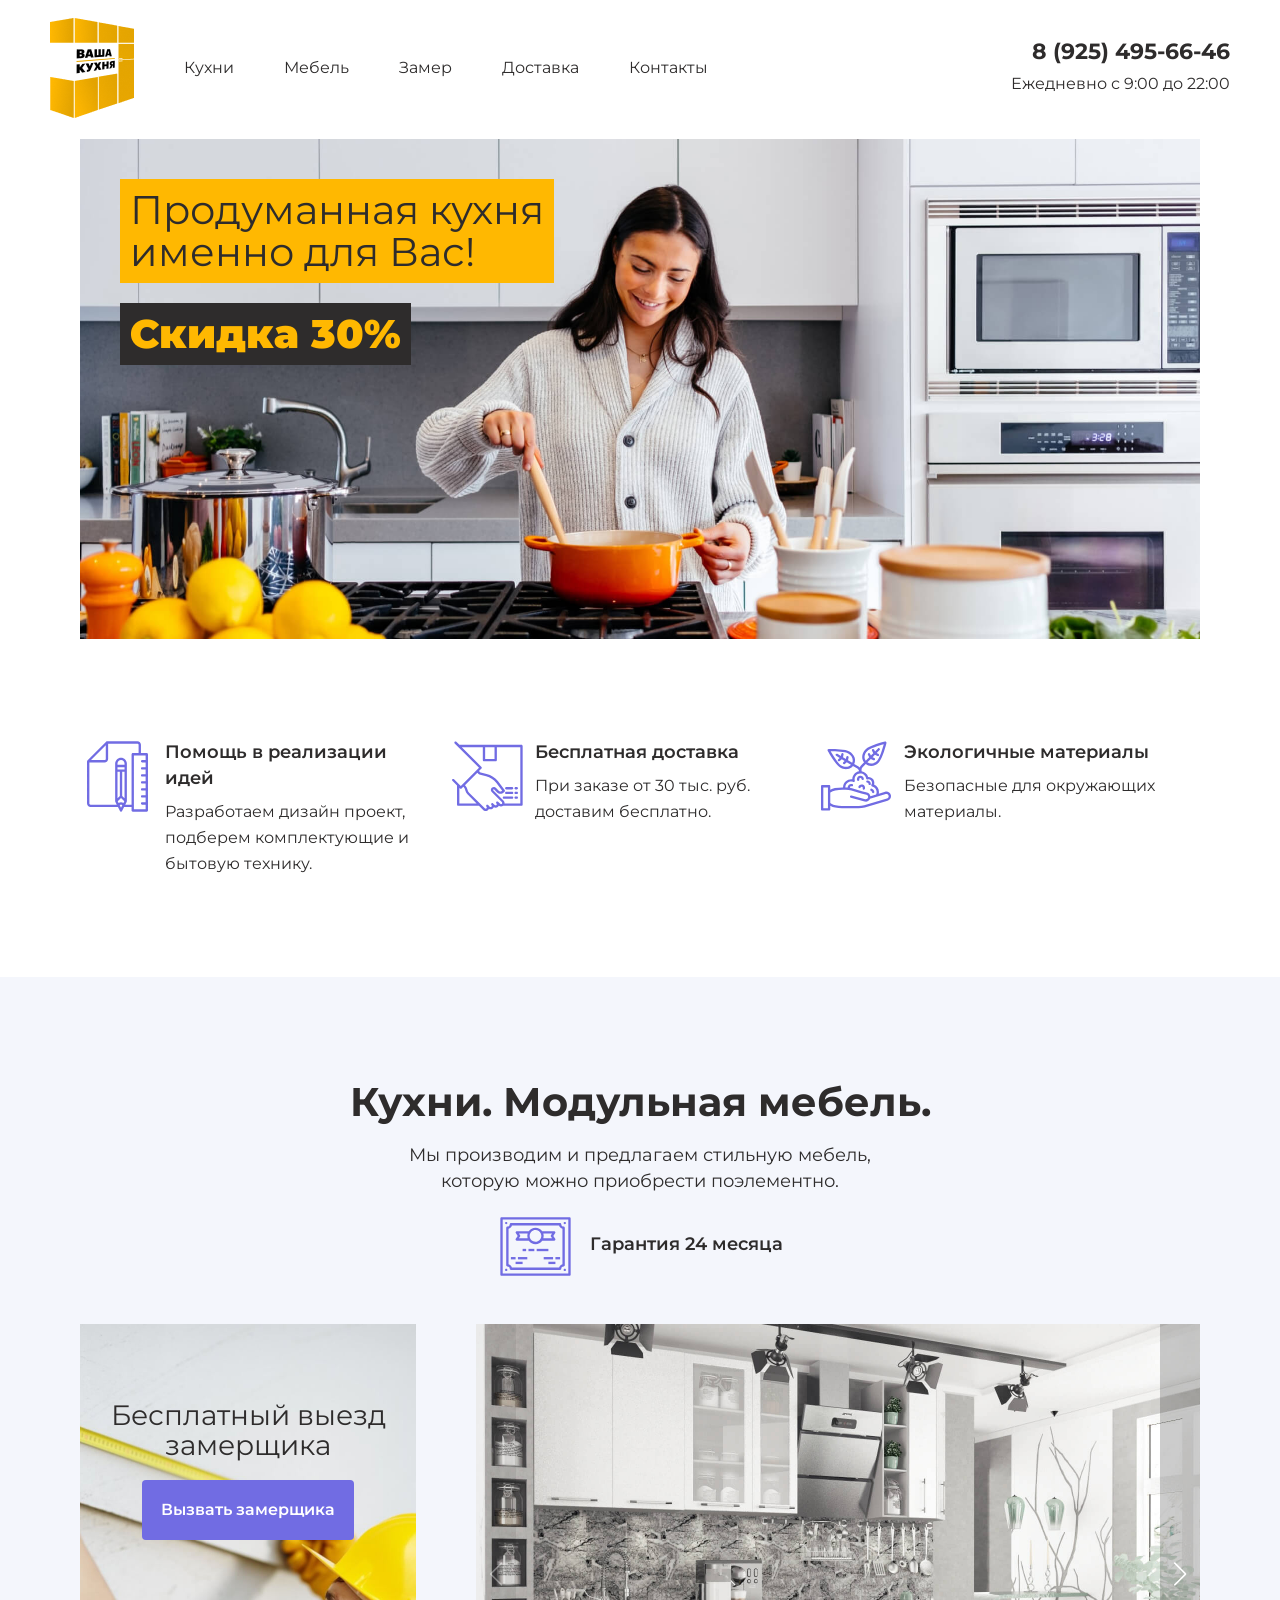
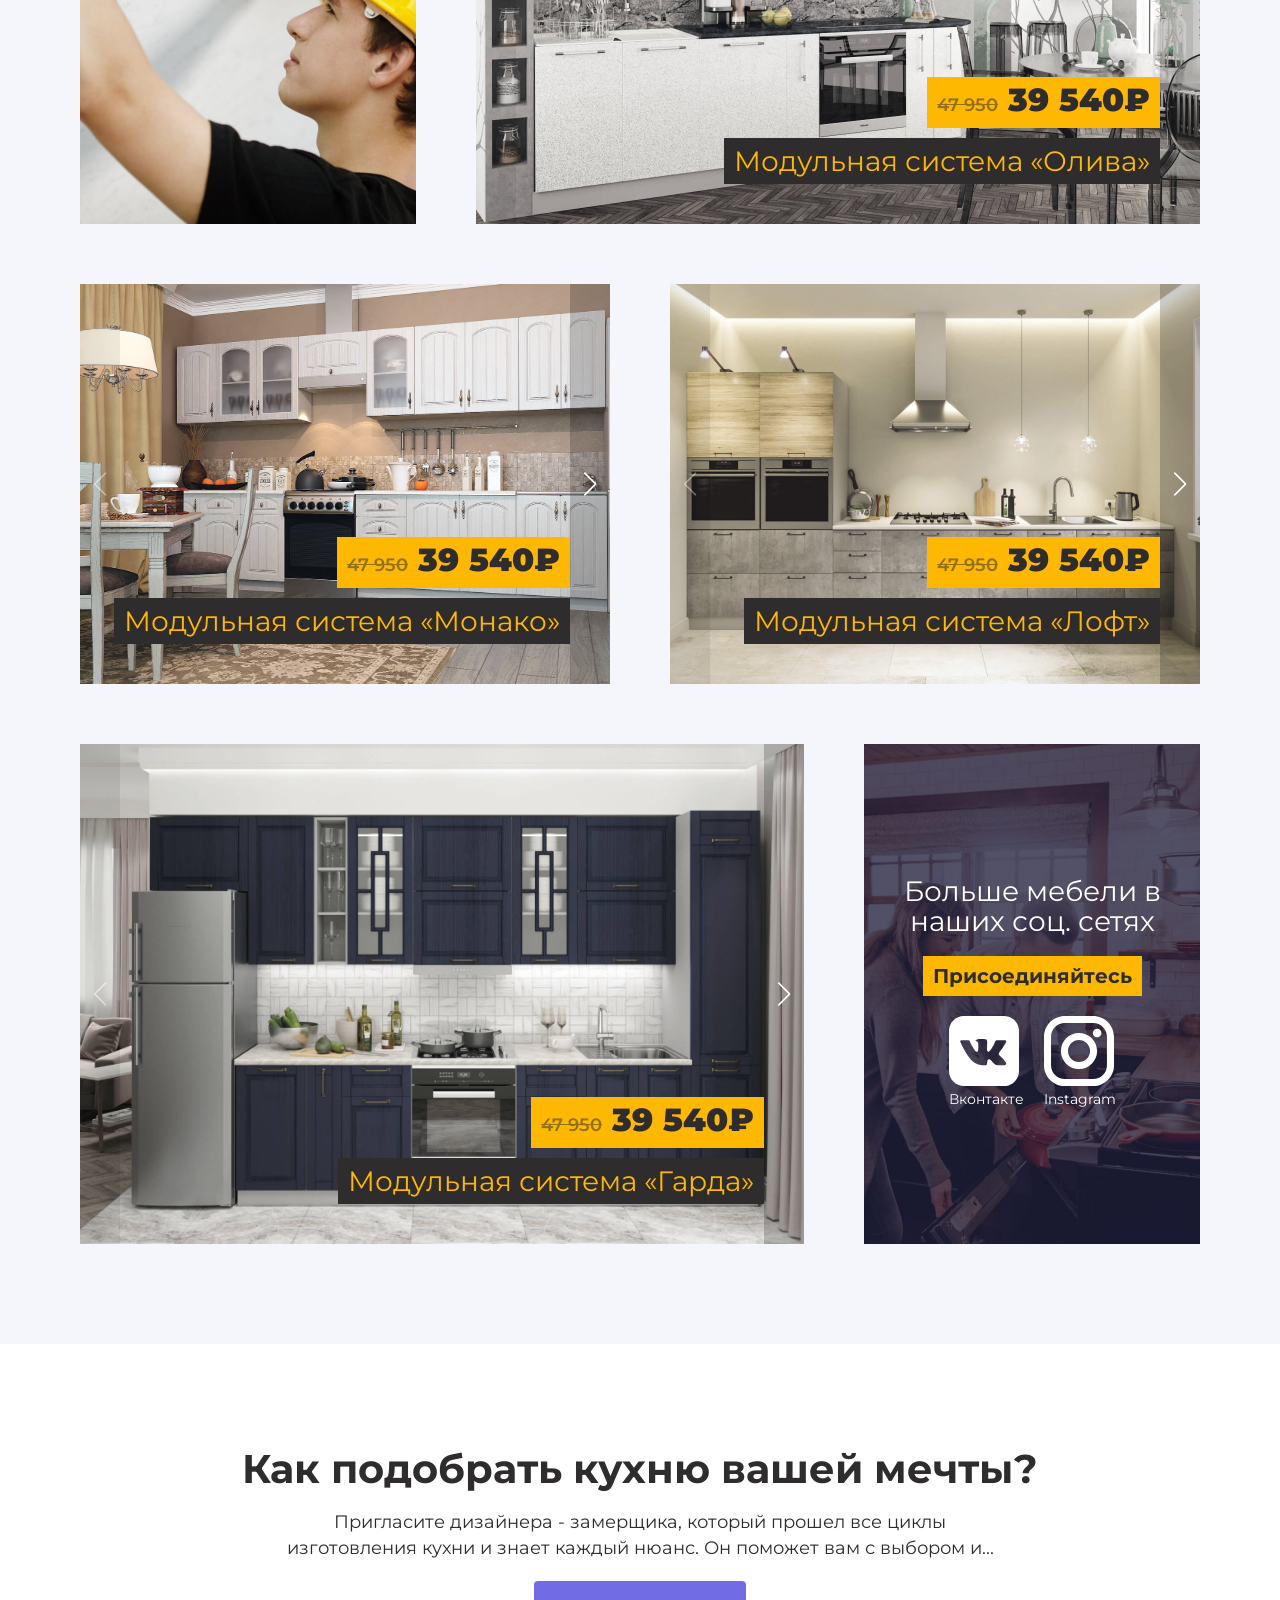
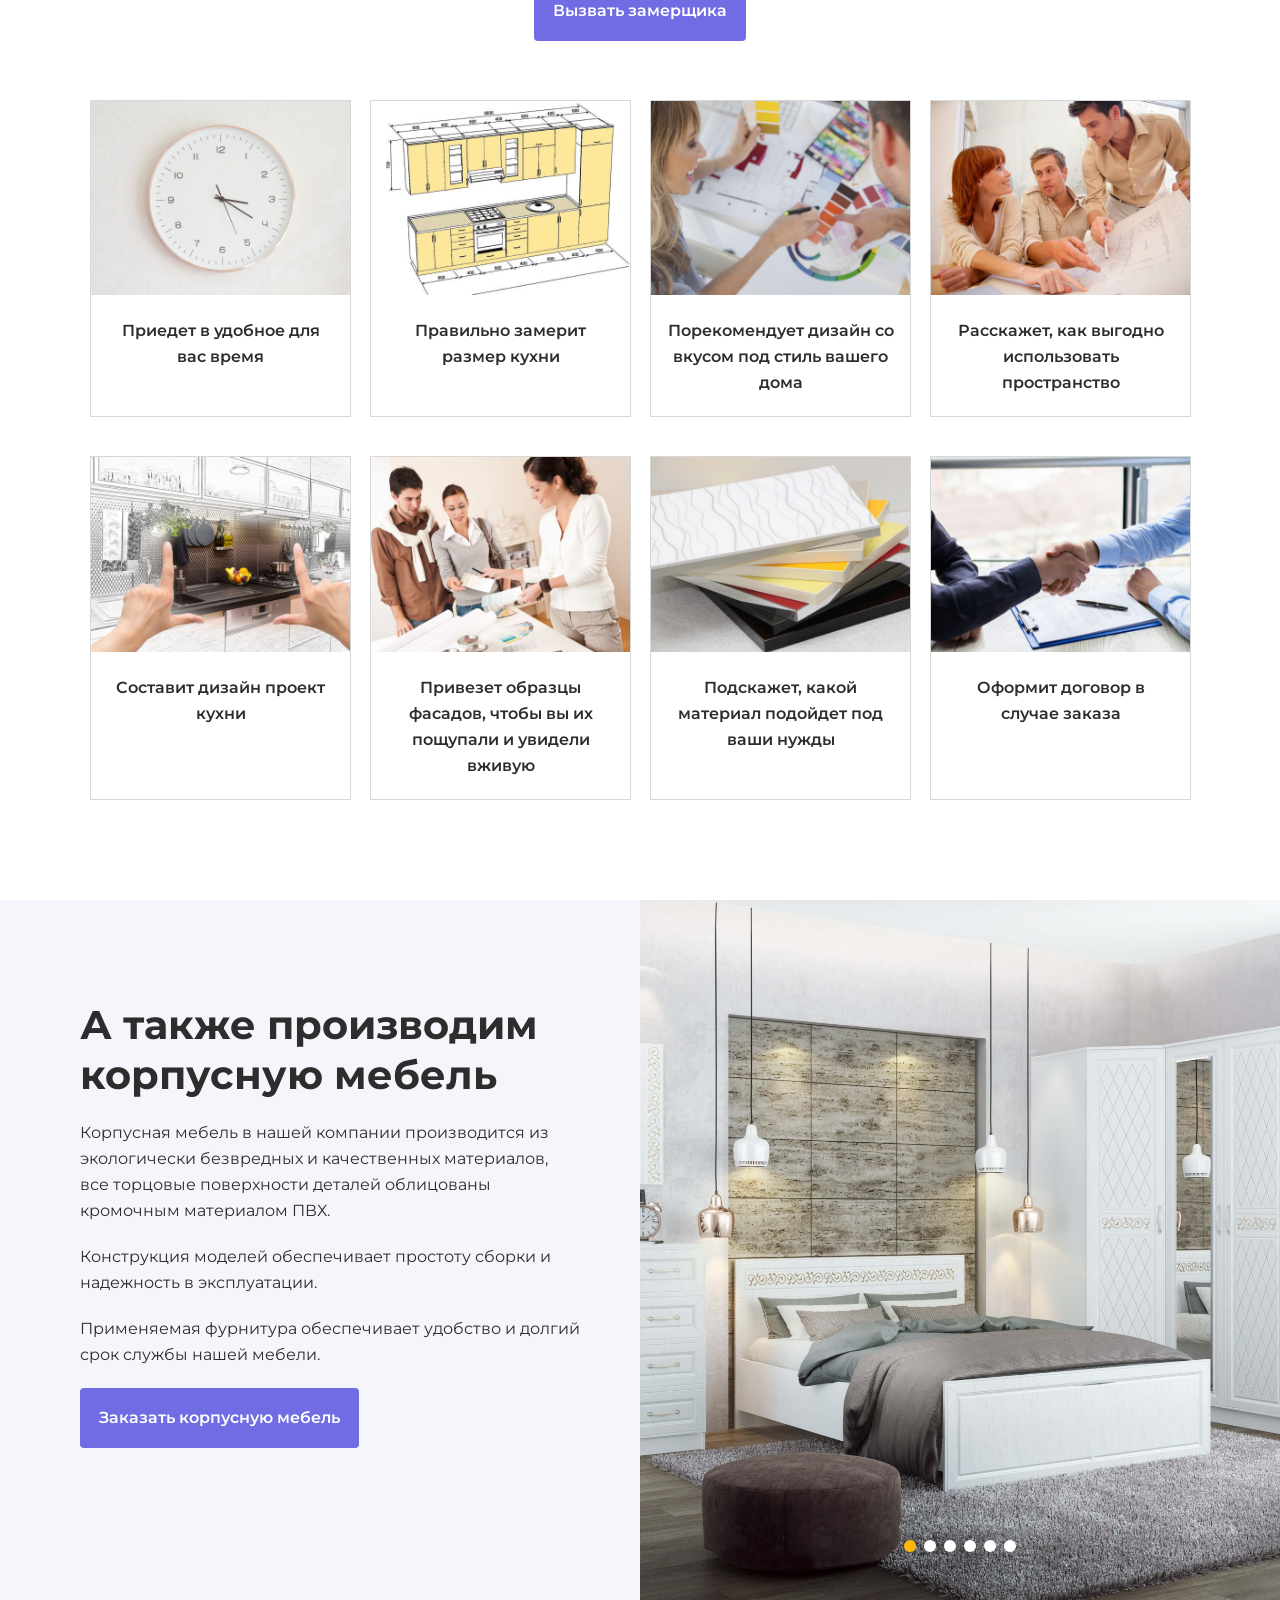
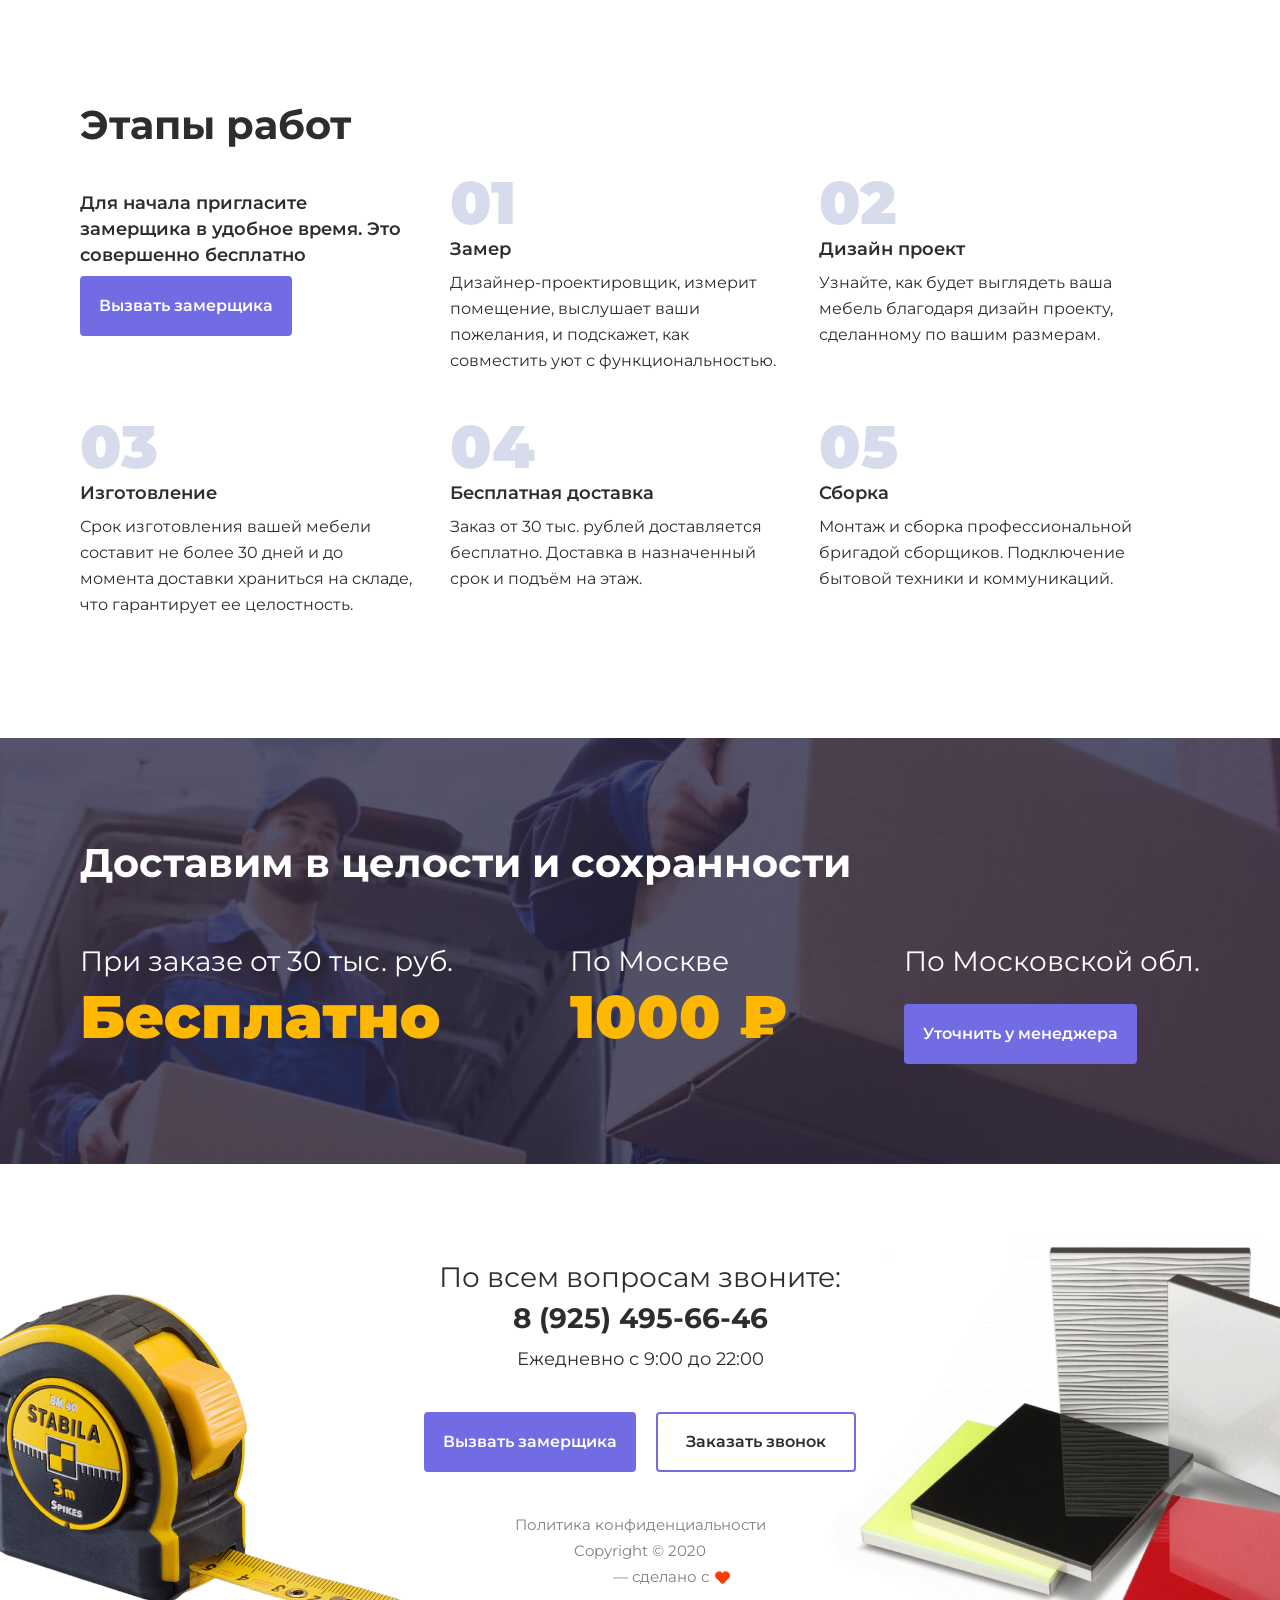
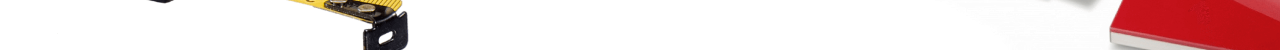
<file: index.html>
<!DOCTYPE html>
<html lang="ru">
<head>
	<meta charset="UTF-8">
	<title>Модульные кухни со скидкой 30%</title>
	<meta name="viewport" content="width=device-width, initial-scale=1, user-scalable=no">
	<meta name="description" content="" />
	<meta name="keywords" content="Модульные кухни, корпусная мебель" />
	<!--Og -->
	<meta property="og:url"           content="https://site.ru" />
  <meta property="og:type"          content="website" />
  <meta property="og:title"         content="" />
  <meta property="og:description"   content="" />
  <meta property="og:image"         content="https://site.ru/apple-touch-icon.png" />
  <!-- Favicon -->
	<link rel="apple-touch-icon" sizes="180x180" href="/apple-touch-icon.png">
	<link rel="icon" type="image/png" sizes="32x32" href="/favicon-32x32.png">
	<link rel="icon" type="image/png" sizes="16x16" href="/favicon-16x16.png">
	<link rel="manifest" href="/site.webmanifest">
	<link rel="mask-icon" href="/safari-pinned-tab.svg" color="#5bbad5">
	<meta name="msapplication-TileColor" content="#ffc40d">
	<meta name="theme-color" content="#ffffff">
  <!-- Css -->
	<link rel="stylesheet" type="text/css" href="css/reset.css">
	<link rel="stylesheet" type="text/css" href="css/main.css">
	<link rel="stylesheet" href="css/magnific-popup.css">
	<link rel="stylesheet" href="swiper/css/swiper.css">
	<script src="js/jquery-3.2.1.min.js"></script>
</head>
<body>


	<!-- <div class="left-menu">
		<div class="close-menu"></div>
		<div class="content-menu">
			<div class="phone">
				<a href="tel:+79213076727">+7 (921) 307-67-27</a>
			</div>
		</div>
	</div>
	<div class="over"></div> -->

	<header class="header sl--fillgap cd-auto-hide-header">
		<div class="container-head">
			<div class="wrap-menu">
				<div class="logo">
					<a href="/"></a>
				</div>
				<ul>
					<li><a class="ancLinks" href="#link1">Кухни</a></li>
					<li><a class="ancLinks" href="#link3">Мебель</a></li>
					<li><a class="ancLinks" href="#link2">Замер</a></li>
					<li><a class="ancLinks" href="#link4">Доставка</a></li>
					<li><a class="ancLinks" href="#link5">Контакты</a></li>
				</ul>
			</div>
			
			<div class="wrap-btn">
				<!-- <div class="phone">
					<a href="tel:+78002000000">8 (800) 200-00-00</a>
					<p class="pop">Ежедневно с 9:00 до 22:00</p>
				</div> -->
				<div class="phone">
					<a href="tel:+79254956646">8 (925) 495-66-46</a>
					<p class="pop">Ежедневно с 9:00 до 22:00</p>
					<!-- <a class="pop" href="mailto:hello@mebelprosto.ru">hello@mebelprosto.ru</a> -->
				</div>
			</div>
			<!-- <div class="opener">
				<div class="menu-button-opener">
			          <span class="mkd-sai mkd-sai-one"></span>
			          <span class="mkd-sai mkd-sai-two"></span>
			          <span class="mkd-sai mkd-sai-three"></span>        
				      </div>
			      </div> -->
		</div>
	</header>

	<section class="block_1">
		<div class="container">
			<div class="bg-head">
				<h1>Продуманная кухня<br>именно для Вас!</h1>
				<p>Скидка 30%</p>
			</div>
		</div>
	</section>

	<section class="block_2">
		<div class="container">
			<div class="wrap-preim">
				<div class="preim">
					<div class="ic-pe1"></div>
					<div class="pod-pe">
						<h3>Помощь в реализации идей</h3>
						<p>Разработаем дизайн проект, подберем комплектующие и бытовую технику.</p>
					</div>	
				</div>
				<div class="preim">
					<div class="ic-pe2"></div>
					<div class="pod-pe">
						<h3>Бесплатная доставка</h3>
						<p>При заказе от 30 тыс. руб. доставим бесплатно.</p>
					</div>	
				</div>
				<div class="preim">
					<div class="ic-pe3"></div>
					<div class="pod-pe">
						<h3>Экологичные материалы</h3>
						<p>Безопасные для окружающих материалы.</p>
					</div>	
				</div>
			</div>
		</div>
	</section>

	<section class="block_3" id="link1">
		<div class="container">
			<h2>Кухни. Модульная мебель.</h2>
			<div class="podz">Мы производим и предлагаем стильную мебель, которую можно приобрести поэлементно.</div>
			<div class="wrap-gar">
				<div class="gar"></div>
				<p>Гарантия 24 месяца</p>
			</div>

			<ul class="catalog">

				<li class="item low zamerBg">
					<h3>Бесплатный выезд замерщика</h3>
					<a href="#popup-call" class="btn popup-form click_js" data="Вызвать замерщика">Вызвать замерщика</a>
				</li>

				<li class="item big">
					<div class="wrap-slider-item">
						
						<div class="slider-item">
					    <div class="swiper-wrapper popup-gallery" data-group="1">

				        <div class="swiper-slide ">
									<a href="img/kitchen/oliva/01.jpg">
										<img class="OF-cover" src="img/kitchen/oliva/01.jpg" alt="alt">
									</a>
				        </div>

				        <div class="swiper-slide ">
									<a href="img/kitchen/oliva/02.jpg">
										<img class="OF-cover" src="img/kitchen/oliva/02.jpg" alt="alt">
									</a>
				        </div>

				        <div class="swiper-slide ">
									<a href="img/kitchen/oliva/03.jpg">
										<img class="OF-cover" src="img/kitchen/oliva/03.jpg" alt="alt">
									</a>
				        </div>

				        <div class="swiper-slide ">
									<a href="img/kitchen/oliva/04.jpg">
										<img class="OF-cover" src="img/kitchen/oliva/04.jpg" alt="alt">
									</a>
				        </div>

				        <div class="swiper-slide ">
									<a href="img/kitchen/oliva/05.jpg">
										<img class="OF-cover" src="img/kitchen/oliva/05.jpg" alt="alt">
									</a>
				        </div>

				        <div class="swiper-slide ">
									<a href="img/kitchen/oliva/06.jpg">
										<img class="OF-cover" src="img/kitchen/oliva/06.jpg" alt="alt">
									</a>
				        </div>
				        
				        
					    </div>
					    <div class="swiper-pagination"></div>
					    <div class="swiper-button prev"><div class="swiper-button-prev"></div></div>
							<div class="swiper-button next"><div class="swiper-button-next"></div></div>
						</div>
						<div class="opis">
							<div class="price"><span>47 950</span>39 540₽</div>
							<div class="title-item">Модульная система «Олива»</div>
						</div>
					</div>
				</li>

				<li class="item mid mid-mar">
					<div class="wrap-slider-item">
						
						<div class="slider-item">
					    <div class="swiper-wrapper popup-gallery" data-group="2">

				        <div class="swiper-slide ">
									<a href="img/kitchen/monako/01.jpg">
										<img class="OF-cover" src="img/kitchen/monako/01.jpg" alt="alt">
									</a>
				        </div>

				        <div class="swiper-slide ">
									<a href="img/kitchen/monako/02.jpg">
										<img class="OF-cover" src="img/kitchen/monako/02.jpg" alt="alt">
									</a>
				        </div>

				        <div class="swiper-slide ">
									<a href="img/kitchen/monako/03.jpg">
										<img class="OF-cover" src="img/kitchen/monako/03.jpg" alt="alt">
									</a>
				        </div>

				        <div class="swiper-slide ">
									<a href="img/kitchen/monako/04.jpg">
										<img class="OF-cover" src="img/kitchen/monako/04.jpg" alt="alt">
									</a>
				        </div>

				        <div class="swiper-slide ">
									<a href="img/kitchen/monako/05.jpg">
										<img class="OF-cover" src="img/kitchen/monako/05.jpg" alt="alt">
									</a>
				        </div>

				        <div class="swiper-slide ">
									<a href="img/kitchen/monako/06.jpg">
										<img class="OF-cover" src="img/kitchen/monako/06.jpg" alt="alt">
									</a>
				        </div>

				        <div class="swiper-slide ">
									<a href="img/kitchen/monako/07.jpg">
										<img class="OF-cover" src="img/kitchen/monako/07.jpg" alt="alt">
									</a>
				        </div>

				        <div class="swiper-slide ">
									<a href="img/kitchen/monako/08.jpg">
										<img class="OF-cover" src="img/kitchen/monako/08.jpg" alt="alt">
									</a>
				        </div>
				        
				        
					    </div>
					    <div class="swiper-pagination"></div>
					    <div class="swiper-button prev"><div class="swiper-button-prev"></div></div>
							<div class="swiper-button next"><div class="swiper-button-next"></div></div>
						</div>
						<div class="opis">
							<div class="price"><span>47 950</span>39 540₽</div>
							<div class="title-item">Модульная система «Монако»</div>
						</div>
					</div>
				</li>

				<li class="item mid">
					<div class="wrap-slider-item">
						
						<div class="slider-item">
					    <div class="swiper-wrapper popup-gallery" data-group="3">

				        <div class="swiper-slide ">
									<a href="img/kitchen/loft/01.jpg">
										<img class="OF-cover" src="img/kitchen/loft/01.jpg" alt="alt">
									</a>
				        </div>

				        <div class="swiper-slide ">
									<a href="img/kitchen/loft/02.jpg">
										<img class="OF-cover" src="img/kitchen/loft/02.jpg" alt="alt">
									</a>
				        </div>

				        <div class="swiper-slide ">
									<a href="img/kitchen/loft/03.jpg">
										<img class="OF-cover" src="img/kitchen/loft/03.jpg" alt="alt">
									</a>
				        </div>

				        <div class="swiper-slide ">
									<a href="img/kitchen/loft/04.jpg">
										<img class="OF-cover" src="img/kitchen/loft/04.jpg" alt="alt">
									</a>
				        </div>

				        <div class="swiper-slide ">
									<a href="img/kitchen/loft/05.jpg">
										<img class="OF-cover" src="img/kitchen/loft/05.jpg" alt="alt">
									</a>
				        </div>

				        <div class="swiper-slide ">
									<a href="img/kitchen/loft/06.jpg">
										<img class="OF-cover" src="img/kitchen/loft/06.jpg" alt="alt">
									</a>
				        </div>

				        <div class="swiper-slide ">
									<a href="img/kitchen/loft/07.jpg">
										<img class="OF-cover" src="img/kitchen/loft/07.jpg" alt="alt">
									</a>
				        </div>

				        <div class="swiper-slide ">
									<a href="img/kitchen/loft/08.jpg">
										<img class="OF-cover" src="img/kitchen/loft/08.jpg" alt="alt">
									</a>
				        </div>
				        
				        
					    </div>
					    <div class="swiper-pagination"></div>
					    <div class="swiper-button prev"><div class="swiper-button-prev"></div></div>
							<div class="swiper-button next"><div class="swiper-button-next"></div></div>
						</div>
						<div class="opis">
							<div class="price"><span>47 950</span>39 540₽</div>
							<div class="title-item">Модульная система «Лофт»</div>
						</div>
					</div>
				</li>

				<li class="item big">
					<div class="wrap-slider-item">
						
						<div class="slider-item">
					    <div class="swiper-wrapper popup-gallery" data-group="4">

				        <div class="swiper-slide ">
									<a href="img/kitchen/garda/01.jpg">
										<img class="OF-cover" src="img/kitchen/garda/01.jpg" alt="alt">
									</a>
				        </div>

				        <div class="swiper-slide ">
									<a href="img/kitchen/garda/02.jpg">
										<img class="OF-cover" src="img/kitchen/garda/02.jpg" alt="alt">
									</a>
				        </div>

				        <div class="swiper-slide ">
									<a href="img/kitchen/garda/03.jpg">
										<img class="OF-cover" src="img/kitchen/garda/03.jpg" alt="alt">
									</a>
				        </div>

				        <div class="swiper-slide ">
									<a href="img/kitchen/garda/04.jpg">
										<img class="OF-cover" src="img/kitchen/garda/04.jpg" alt="alt">
									</a>
				        </div>

				        <div class="swiper-slide ">
									<a href="img/kitchen/garda/05.jpg">
										<img class="OF-cover" src="img/kitchen/garda/05.jpg" alt="alt">
									</a>
				        </div>

				        <div class="swiper-slide ">
									<a href="img/kitchen/garda/06.jpg">
										<img class="OF-cover" src="img/kitchen/garda/06.jpg" alt="alt">
									</a>
				        </div>
				        
				        
					    </div>
					    <div class="swiper-pagination"></div>
					    <div class="swiper-button prev"><div class="swiper-button-prev"></div></div>
							<div class="swiper-button next"><div class="swiper-button-next"></div></div>
						</div>
						<div class="opis">
							<div class="price"><span>47 950</span>39 540₽</div>
							<div class="title-item">Модульная система «Гарда»</div>
						</div>
					</div>
				</li>

				<li class="item low socBg">
					<div class="flexx">
						<h3>Больше мебели в наших соц. сетях</h3>
						<div class="labe">Присоединяйтесь</div>
						<div class="gr-soc">
							<a target="_blank" href="https://vk.com/public193551308" class="wc">
								<div class="ic"></div>
								<p>Вконтакте</p>
							</a>
							<a target="_blank" href="https://www.instagram.com/mebel_vsem_1/?r=nametag" class="nhcta">
								<div class="ic"></div>
								<p>Instagram</p>
							</a>
						</div>
					</div>
				</li>

			</ul>

		</div>
	</section>



	<section class="block_4" id="link2">
		<div class="container">
			<h2>Как подобрать кухню вашей мечты?</h2>
			<div class="podz">Пригласите дизайнера - замерщика, который прошел все циклы изготовления кухни и знает каждый нюанс. Он поможет вам с выбором и...</div>
			<a href="#popup-call" class="btn popup-form click_js" data="Вызвать замерщика">Вызвать замерщика</a>

			<div class="rowza">
				<div class="wrap-item">
					<div class="itemza">
						<img src="img/01kitch.jpg" alt="alt">
						<p>Приедет в удобное для вас время</p>
					</div>
				</div>
				<div class="wrap-item">
					<div class="itemza">
						<img src="img/02kitch.jpg" alt="alt">
						<p>Правильно замерит размер кухни</p>
					</div>
				</div>
				<div class="wrap-item">
					<div class="itemza">
						<img src="img/03kitch.jpg" alt="alt">
						<p>Порекомендует дизайн со вкусом под стиль вашего дома</p>
					</div>
				</div>
				<div class="wrap-item">
					<div class="itemza">
						<img src="img/04kitch.jpg" alt="alt">
						<p>Расскажет, как выгодно использовать пространство</p>
					</div>
				</div>
				<div class="wrap-item">
					<div class="itemza">
						<img src="img/05kitch.jpg" alt="alt">
						<p>Составит дизайн проект кухни</p>
					</div>
				</div>
				<div class="wrap-item">
					<div class="itemza">
						<img src="img/06kitch.jpg" alt="alt">
						<p>Привезет образцы фасадов, чтобы вы их пощупали и увидели вживую</p>
					</div>
				</div>
				<div class="wrap-item">
					<div class="itemza">
						<img src="img/07kitch.jpg" alt="alt">
						<p>Подскажет, какой материал подойдет под ваши нужды</p>
					</div>
				</div>
				<div class="wrap-item">
					<div class="itemza">
						<img src="img/08kitch.jpg" alt="alt">
						<p>Оформит договор в случае заказа</p>
					</div>
				</div>
			</div>

		</div>
	</section>


	<section class="block_5" id="link3">
		<div class="slider-item">
	    <div class="swiper-wrapper popup-gallery" data-group="5">

        <div class="swiper-slide ">
					<a href="img/cabinet/01.jpg">
						<img class="OF-cover" src="img/cabinet/01.jpg" alt="alt">
					</a>
        </div>

        <div class="swiper-slide ">
					<a href="img/cabinet/02.jpg">
						<img class="OF-cover" src="img/cabinet/02.jpg" alt="alt">
					</a>
        </div>

        <div class="swiper-slide ">
					<a href="img/cabinet/03.jpg">
						<img class="OF-cover" src="img/cabinet/03.jpg" alt="alt">
					</a>
        </div>

        <div class="swiper-slide ">
					<a href="img/cabinet/04.jpg">
						<img class="OF-cover" src="img/cabinet/04.jpg" alt="alt">
					</a>
        </div>

        <div class="swiper-slide ">
					<a href="img/cabinet/05.jpg">
						<img class="OF-cover" src="img/cabinet/05.jpg" alt="alt">
					</a>
        </div>

        <div class="swiper-slide ">
					<a href="img/cabinet/06.jpg">
						<img class="OF-cover" src="img/cabinet/06.jpg" alt="alt">
					</a>
        </div>
        
        
	    </div>
	    <div class="swiper-pagination"></div>
	    <div class="swiper-button prev"><div class="swiper-button-prev"></div></div>
			<div class="swiper-button next"><div class="swiper-button-next"></div></div>
		</div>
		<div class="container">
			<div class="korpusleft">
				<h2>А также производим корпусную мебель</h2>
				<p>Корпусная мебель в нашей компании производится из экологически безвредных и качественных материалов, все торцовые поверхности деталей облицованы кромочным материалом ПВХ.</p>
				<p>Конструкция моделей обеспечивает простоту сборки и надежность в эксплуатации. </p>
				<p>Применяемая фурнитура обеспечивает удобство и долгий срок службы нашей мебели.</p>
				<a href="#popup-call" class="btn popup-form click_js" data="Заказать корпусную мебель">Заказать корпусную мебель</a>
			</div>
		</div>

	</section>


	<section class="block_6">
		<div class="container">
			<h2>Этапы работ</h2>
			<div class="wrap-itap">
				<div class="itap">
					<h3>Для начала пригласите замерщика в удобное время. Это совершенно бесплатно</h3>
					<a href="#popup-call" class="btn popup-form click_js" data="Вызвать замерщика">Вызвать замерщика</a>
				</div>
				<div class="itap">
					<div class="num">01</div>
					<h3>Замер</h3>
					<p>Дизайнер-проектировщик, измерит помещение, выслушает ваши пожелания, и подскажет, как совместить уют с функциональностью.</p>
				</div>
				<div class="itap">
					<div class="num">02</div>
					<h3>Дизайн проект</h3>
					<p>Узнайте, как будет выглядеть ваша мебель благодаря дизайн проекту, сделанному по вашим размерам.</p>
				</div>
				<div class="itap">
					<div class="num">03</div>
					<h3>Изготовление</h3>
					<p>Срок изготовления вашей мебели составит не более 30 дней и до момента доставки храниться на складе, что гарантирует ее целостность.</p>
				</div>
				<div class="itap">
					<div class="num">04</div>
					<h3>Бесплатная доставка</h3>
					<p>Заказ от 30 тыс. рублей доставляется бесплатно. Доставка в назначенный срок и подъём на этаж.</p>
				</div>
				<div class="itap">
					<div class="num">05</div>
					<h3>Сборка</h3>
					<p>Монтаж и сборка профессиональной бригадой сборщиков. Подключение бытовой техники и коммуникаций.</p>
				</div>
			</div>
		</div>
	</section>


	<section class="block_7" id="link4">
		<div class="container">
			<h2>Доставим в целости и сохранности</h2>
				<div class="wrapdel">
					<div class="del">
						<h3>При заказе от 30 тыс. руб.</h3>
						<p>Бесплатно</p>
					</div>
					<div class="del">
						<h3>По Москве</h3>
						<p>1000 ₽</p>
					</div>
					<div class="del">
						<h3>По Московской обл.</h3>
						<a href="#popup-call" class="btn popup-form click_js" data="Уточнить стоимость доставки у менеджера">Уточнить у менеджера</a>
					</div>
				</div>
		</div>
	</section>


	<footer class="footer" id="link5">
		<div class="container">
			<h3>По всем вопросам звоните:</h3>
			<div class="wrap-phone">
				<a href="tel:+79254956646">8 (925) 495-66-46</a>
				<!-- <a href="tel:+78002000000">8 (800) 200-00-00</a> -->
			</div>
			<p>Ежедневно с 9:00 до 22:00</p>
			<div class="btn-footer">
				<a href="#popup-call" class="btn popup-form click_js" data="Вызвать замерщика">Вызвать замерщика</a>
				<a href="#popup-call" class="btn2 popup-form click_js" data="Закажите звонок">Заказать звонок</a>
			</div>
			<!-- <a class="pop" href="mailto:hello@mebelprosto.ru">hello@mebelprosto.ru</a> -->
			<div class="footdown">
				<a class="polit" target="_blank" href="politika.html">Политика конфиденциальности</a>
				<p>Copyright © 2020</p>
				<div class="relands">
					<a class="text" target="_blank" href="https://relands.ru/?utm_source=kitchen"> — сделано с <div class="love"></div></a>
				</div>
			</div>
		</div>
	</footer>




	<div class="hidden">
		<div id="popup-call" class="modal-popup zoom-anim-dialog">
			<div class="wrap-form">
				<div class="form-hidd">
			    <h3>Получите бесплатную консультацию</h3>
					<p class="text">Укажите номер телефона и мы перезвоним в течении 10 минут.</p>
					<form method="post" id="form-call">
						<input type="hidden" name="type" class="type" value="Обратный звонок">
						<div class="wrap-input">
						  <input class="reset name" type="text" name="name" placeholder="Имя" value="" >
						</div>
						<div class="wrap-input">
						  <input class="phone-mask reset tele" type="tel" name="phone" placeholder="Телефон" data-rule-required="true" data-rule-minlength="10" data-msg="Введите номер телефона" autocomplete="off" value="">
						</div>
						<button type="submit" class="btn">Отправить</button>
					</form>
				</div>
				<div class="form-success">
		      <div class="img-success"></div>
		      <h2>Заявка отправлена!</h2>
		      <p class="text">В ближайшее время мы перезвоним вам. Пожалуйста, будьте на связи.</p>
		    </div>
			</div>
		</div>
	</div>




 


	<script src="js/main.js"></script>
	<script src="js/jquery.magnific-popup.min.js"></script>
	<script src="swiper/js/swiper.min.js"></script>
	<script src="js/jquery.maskedinput.min.js"></script>
	<script src="js/jquery.validate.min.js"></script>
	<script src="js/ofi.min.js"></script>
</body>
</html>
</file>
<file: css/main.css>
@import url('https://fonts.googleapis.com/css?family=Montserrat:400,600,700,900&display=swap&subset=cyrillic-ext');

html, body{
  min-width: 320px;
  /* overflow-x: hidden; */
}
body{
  font-family: 'Montserrat', sans-serif;
  font-weight: 400;
  font-style: normal;
  font-variant: normal;
  font-size: 16px;
  line-height: 26px;
  background-color: #fff;
  color: #2E2C2C;
  -webkit-font-smoothing: auto;
  display: flex;
  flex-direction: column;
  height: 100%;
  -webkit-text-size-adjust: none;
}
section{
  position: relative;
}
.container{
  max-width: 1200px;
  margin-right: auto;
  margin-left: auto;
}
.container-head{
  display: -webkit-flex;
    display: -moz-flex;
    display: -ms-flex;
    display: -o-flex;
    display: flex;
    justify-content: space-between;
  padding:0 50px;
  width: 100%;
  margin-right: auto;
  margin-left: auto;
}
.hidden{
  display: none;
}
.btn{
  font-family: 'Montserrat', sans-serif;
  font-weight: 600;
  color: #fff;
  display: table;
  font-size: 16px;
  text-align: center;
  background-color: #716CE3;
  min-width: 200px;
  padding: 17px 19px;
  border: none;
  border-radius: 4px;
  cursor: pointer;
  -webkit-transition: all .1s ease;
  transition: all .1s ease;
}
.btn:hover{
  background-color: #8F8AFF;
}
.btn:active{
  color: #fff;
}
.btn:visited{
  color: #fff;
}
h1{
  font-size: 40px;
  line-height: 42px;
  color: #2E2C2C;
  background-color: #FFB801;
  display: table;
  padding: 10px;
}
h2{
  font-weight: 700;
  font-size: 40px;
  line-height: 50px;
}


.over{
  visibility: hidden;
  background-color: #191B1F;
  opacity: 0;
  width: 100%;
  height: 100%;
  min-height: 100%;
  z-index: 99;
  overflow: hidden;
  position: fixed;
  top:0;
  -webkit-transition: .33s cubic-bezier(.694,.0482,.335,1);
  -moz-transition: .33s cubic-bezier(.694,.0482,.335,1);
  transition: .33s cubic-bezier(.694,.0482,.335,1);
 cursor: url('data:image/svg+xml;charset=utf-8,%3Csvg%20width%3D%2222%22%20height%3D%2222%22%20viewBox%3D%220%200%2022%2022%22%20fill%3D%22none%22%20xmlns%3D%22http%3A%2F%2Fwww.w3.org%2F2000%2Fsvg%22%3E%0A%3Cline%20x1%3D%2220.8995%22%20y1%3D%221.10042%22%20x2%3D%221.1005%22%20y2%3D%2220.8994%22%20stroke%3D%22white%22%20stroke-width%3D%222%22%2F%3E%0A%3Cline%20x1%3D%221.10066%22%20y1%3D%221.10051%22%20x2%3D%2220.8997%22%20y2%3D%2220.8995%22%20stroke%3D%22white%22%20stroke-width%3D%222%22%2F%3E%0A%3C%2Fsvg%3E%0A'), pointer;
}
body.open-menu .over{
  visibility: visible;
  opacity: 0.75;
  -webkit-transition: .2s cubic-bezier(.645,.045,.355,1);
    -moz-transition: .2s cubic-bezier(.645,.045,.355,1);
    transition: .2s cubic-bezier(.645,.045,.355,1);
}
.left-menu{
  position: relative;
  padding: 60px 80px;
  background-color: #fff;
  height: 100%;
  min-height: 100%;
  overflow: hidden;
  position: fixed;
  top:0;
  right: -450px;
  width: 450px;
  z-index: 100;
  -webkit-transition: .33s cubic-bezier(.694,.0482,.335,1);
  -moz-transition: .33s cubic-bezier(.694,.0482,.335,1);
  transition: .33s cubic-bezier(.694,.0482,.335,1);
}
.left-menu.open{
  right: 0;
  visibility: visible;
  -webkit-transition: .5s cubic-bezier(.645,.045,.355,1);
    -moz-transition: .5s cubic-bezier(.645,.045,.355,1);
    transition: .5s cubic-bezier(.645,.045,.355,1);
}
.left-menu .close-menu{
  position: absolute;
  top:35px;
  width: 24px;
  height: 24px;
  right: 40px;
  background: url('data:image/svg+xml;charset=utf-8,%3Csvg%20width%3D%2222%22%20height%3D%2222%22%20viewBox%3D%220%200%2022%2022%22%20fill%3D%22none%22%20xmlns%3D%22http%3A%2F%2Fwww.w3.org%2F2000%2Fsvg%22%3E%0A%3Cline%20x1%3D%2220.8995%22%20y1%3D%221.10042%22%20x2%3D%221.1005%22%20y2%3D%2220.8994%22%20stroke%3D%22%23191B1F%22%20stroke-width%3D%222%22%2F%3E%0A%3Cline%20x1%3D%221.10066%22%20y1%3D%221.10051%22%20x2%3D%2220.8997%22%20y2%3D%2220.8995%22%20stroke%3D%22%23191B1F%22%20stroke-width%3D%222%22%2F%3E%0A%3C%2Fsvg%3E') no-repeat center;
  cursor: pointer;
  -webkit-transition: all .4s ease;
  transition: all .4s ease;
}
.left-menu .close-menu:hover{
  -webkit-transform: rotate(180deg);
     -moz-transform: rotate(180deg);
       -o-transform: rotate(180deg);
          transform: rotate(180deg);
}
.left-menu .addr{
  font-size: 20px;
  margin: 13px 0 40px 0;
}
.left-menu .btn2{
  margin-bottom: 20px;
}
.opener{
  display: none;
  -webkit-box-flex: 0;
    -ms-flex: 0 0 auto;
    flex: 0 0 auto;
    width: auto;
    max-width: 100%;
    padding: 20px 0;
}
.menu-button-opener {
  cursor: pointer;
  position: relative;
  display: inline-block;
  vertical-align: middle;
  
}
.menu-button-opener .mkd-sai {
  display: block;
  height: 4px;
  width: 14px;
  background-color: #282828;
  margin: 3px 0;
  -webkit-transition: all .2s ease;
  -moz-transition: all .2s ease;
  transition: all .2s ease
}
.menu-button-opener .mkd-sai.mkd-sai-one {
  -webkit-transition: all .15s ease-in-out;
  -moz-transition: all .15s ease-in-out;
  transition: all .15s ease-in-out
}
.menu-button-opener .mkd-sai.mkd-sai-two {
  width: 19px
}
.menu-button-opener .mkd-sai.mkd-sai-three {
  width: 24px
}
.menu-button-opener.opened .mkd-sai-one,
.menu-button-opener:hover .mkd-sai-one {
  width: 100%;
  transform-origin: right 50%;
  -webkit-transform: scaleX(.6);
  -moz-transform: scaleX(.6);
  transform: scaleX(.6);
  -webkit-transition: width .15s ease-in-out, transform .15s ease-in-out .15s;
  -moz-transition: width .15s ease-in-out, transform .15s ease-in-out .15s;
  transition: width .15s ease-in-out, transform .15s ease-in-out .15s
}
.menu-button-opener.opened .mkd-sai-two,
.menu-button-opener:hover .mkd-sai-two {
  width: 100%;
  transform-origin: right 50%;
  -webkit-transform: scaleX(.8);
  -moz-transform: scaleX(.8);
  transform: scaleX(.8);
  -webkit-transition: width .15s ease-in-out, transform .15s ease-in-out .25s;
  -moz-transition: width .15s ease-in-out, transform .15s ease-in-out .25s;
  transition: width .15s ease-in-out, transform .15s ease-in-out .25s
}

.header{
  z-index: 100;
  padding: 10px 0;
  /* height: 74px; */
  background-color: #fff;
  position: fixed;
  width: 100%;
  min-width: 320px;
  top: 0;
  
  -webkit-transform: translateZ(0);
  transform: translateZ(0);
  will-change: transform;
  -webkit-transition: all .3s ease;
  transition: all .3s ease;
}
.header.menu-fixed{
  padding: 10px 0;
  -webkit-transition: all .3s ease;
  transition: all .3s ease;
}
.cd-auto-hide-header.is-hidden {
    -webkit-transform: translateY(-100%);
    -ms-transform: translateY(-100%);
    transform: translateY(-100%);
}
.wrap-menu{
  display: -webkit-flex;
  display: -moz-flex;
  display: -ms-flex;
  display: -o-flex;
  display: flex;
  justify-content: space-between;
  padding: 8px 0;
}
.logo a {
    background: url(../img/logo.png) no-repeat center left;
    -webkit-background-size: 100%;
    background-size: 100%;
    width: 84px;
    height: 100px;
    display: block;
    -webkit-transition: all .3s ease;
  transition: all .3s ease;
}
.header.menu-fixed .logo a{
  height: 50px;
  width: 42px;
}
.wrap-menu ul{
  display: -webkit-flex;
  display: -moz-flex;
  display: -ms-flex;
  display: -o-flex;
  display: flex;
  align-items: center;
}
.wrap-menu ul li{
  display: inline-block;
  margin-left: 50px;
  padding: 6px 0;
}
.wrap-menu ul li a{
  color: #2E2C2C;
  -webkit-transition: all .1s ease;
  transition: all .1s ease;
}
.wrap-menu ul li a:hover{
  border-bottom: 2px solid #716CE3;
  padding: 4px 0;
}

.wrap-btn{
  text-align: right;
  display: -webkit-flex;
  display: -moz-flex;
  display: -ms-flex;
  display: -o-flex;
  display: flex;
  justify-content: space-between;
  align-items: center;
}
/* .header .phone:last-child{
  margin-left: 30px;
} */
.phone a{
  font-size: 22px;
  font-weight: 700;
  color: #2E2C2C;
  display: block;
  -webkit-transition: all .1s ease;
  transition: all .1s ease;
}
.phone a:hover{
  color: #716CE3;
}
.phone .pop{
  font-size: 16px;
  color: #2E2C2C;
  font-weight: 400;
  margin-top: 6px;
}
 a.pop:hover{
  text-decoration: underline;
  color: #2E2C2C;
}



.block_1{
  margin-top: 139px;
}
.bg-head{
  background: url(../img/bg1.jpg) no-repeat center;
  -webkit-background-size: cover;
  background-size: cover;
  min-height: 500px;
  width: 100%;
  padding: 40px;
}
.bg-head p{
  font-size: 40px;
  line-height: 42px;
  font-weight: 900;
  background-color: #2E2C2C;
  color: #FFB801;
  display: table;
  padding: 10px;
  margin-top: 20px;
}


.block_2{
  padding: 100px 0 50px 0;
}
.block_2 .wrap-preim{
  width: 100%;
  display: -webkit-box;
  display: -ms-flexbox;
  display: flex;
  -ms-flex-wrap: wrap;
  flex-wrap: wrap;
}
.block_2 .wrap-preim .preim{
  padding: 0 15px 0 0;
  margin-bottom: 50px;
  -webkit-box-flex: 0;
  -ms-flex: 0 0 33%;
  flex: 0 0 33%;
  max-width: 33%;
}
/* .block_2 .wrap-preim .wr-preim .preim{
  display: -webkit-flex;
  display: -moz-flex;
  display: -ms-flex;
  display: -o-flex;
  display: flex;
  justify-content: space-between;
} */
.ic-pe1{
  float: left;
  width: 75px;
  height: 75px;
  background: url(../img/01edit.svg) no-repeat center;
}
.ic-pe2{
  float: left;
  width: 75px;
  height: 75px;
  background: url(../img/02deliver.svg) no-repeat center;
}
.ic-pe3{
  float: left;
  width: 75px;
  height: 75px;
  background: url(../img/03plant.svg) no-repeat center;
}
.pod-pe{
  padding-left: 10px;
  float: left;
  width: calc(100% - 75px);
}
.pod-pe h3{
  font-size: 18px;
  font-weight: 600;
  margin-bottom: 8px;
}



.block_3{
  padding: 100px 0 40px 0;
  background-color: #F4F6FC;
}
.block_3 h2{
  text-align: center;
}
.block_3 .podz{
  font-size: 18px;
  text-align: center;
  max-width: 480px;
  margin:15px auto 0 auto;
}
.wrap-gar{
  display: table;
  margin:15px auto 0 auto;
}
.wrap-gar .gar{
  background: url(../img/04certificate.svg) no-repeat center;
  width: 75px;
  height: 75px;
  float: left;
}
.wrap-gar p{
  padding: 22px 0 22px 17px;
  float: left;
  font-size: 18px;
  font-weight: 600;
}


.block_3 .swiper-pagination{
  display: none;
}
ul.catalog{
  margin-top: 40px;
}
ul.catalog li.item{
  margin-bottom: 60px;
  position: relative;
}



.item .slider-item a{
  height: 100%;
  display: block;
}
.item .slider-item img{
  width: 100%;
  height: 500px;
  vertical-align: middle;
}

.item.mid .slider-item img{
  height: 400px;
}

.item{
  height: 500px;
  max-height: 500px;
  float: left;
}
.item.big{
  width: calc(70% - 60px);
}
.slider-item {
    overflow: hidden;
}
.item .slider-item {
   max-height: 500px;
}
.slider-item img{
  width: 100%;
  height: auto;
}
.item .opis{
  text-align: right;
  z-index: 10;
  position: absolute;
  right: 40px;
  bottom: 40px;
}
.item .opis .price{
  font-size: 32px;
  font-weight: 900;
  padding: 10px;
  margin-bottom: 10px;
  display: inline-block;
  background-color: #FFB801;
}
.item .opis .price span{
  margin-right: 10px;
  font-size: 18px;
  font-weight: 600;
  opacity: 0.5;
  text-decoration: line-through;
}
.item .opis .title-item{
  font-size: 28px;
  padding: 10px;
  display: table;
  background-color: #2E2C2C;
  color: #FFB801;
}


.item.low{
  width: calc(30% - 0px);
} 
.zamerBg{
  background: url(../img/bg-zam.jpg) no-repeat center;
  -webkit-background-size: cover;
  background-size: cover;
  text-align: center;
  padding:0 15px;
  margin-right: 60px;
}
.zamerBg h3{
  margin-top: 76px;
  font-size: 28px;
  font-weight: 400;
  line-height: 30px;
}
.zamerBg a{
  margin: 20px auto 0 auto;
}


.item.mid{
  width: calc(50% - 30px);
  height: 400px;
  
}
.item.mid .slider-item{
  max-height: 400px;
}

.item.mid-mar{
  margin-right: 60px;
}

.socBg{
  background: url(../img/bg-soc.jpg) no-repeat center;
  -webkit-background-size: cover;
  background-size: cover;
  text-align: center;
  padding:0 15px;
  margin-left: 60px;
  display: flex;
  align-items: center;
  justify-content: center;
  color: #fff;
}
.socBg h3{
  font-size: 28px;
  line-height: 30px;
}
.socBg .labe{
  background-color: #FFB801;
  color: #2E2C2C;
  font-size: 20px;
  font-weight: 700;
  display: table;
  margin: 20px auto;
  padding: 7px 10px;
}

.gr-soc{
  font-size: 14px;

  display: -webkit-flex;
  display: -moz-flex;
  display: -ms-flex;
  display: -o-flex;
  display: flex;
  justify-content: center;
}
.gr-soc a{
  color: #fff;
  -webkit-transition: all .1s ease;
  transition: all .1s ease;
}
.gr-soc a:hover{
  opacity: 0.6;
}
.gr-soc .wc{
  margin-right: 10px;
}
.gr-soc .nhcta{
  margin-left: 10px;
}
.gr-soc .wc .ic{
  background: url(../img/vk.svg) no-repeat center;
  width: 70px;
  height: 70px;
}
.gr-soc .nhcta .ic{
  background: url(../img/insta.svg) no-repeat center;
  width: 70px;
  height: 70px;
}


.block_4{
  padding: 100px 0 60px 0;
}
.block_4 h2{
  text-align: center;
}
.block_4 .podz{
  font-size: 18px;
  text-align: center;
  max-width: 720px;
  margin: 15px auto;
}
.block_4 .btn{
  margin: 20px auto;
  display: table;
}


.rowza{
  margin-top: 60px;
  display: -webkit-box;
  display: -ms-flexbox;
  display: flex;
  -ms-flex-wrap: wrap;
  flex-wrap: wrap;
}
.rowza .wrap-item{
  padding:0 10px;
  margin-bottom: 40px;
  -webkit-box-flex: 0;
  -ms-flex: 0 0 25%;
  flex: 0 0 25%;
  max-width: 25%;
}
.rowza .wrap-item .itemza{
  background: #fff;
  border: 1px solid #D7D7D7;
  margin: -1px -1px 0 0;
  min-height: calc(100% + 1px);
  -webkit-transition: all .2s ease;
  transition: all .2s ease;
}
.rowza .wrap-item .itemza:hover{
  -webkit-box-shadow: 0px 4px 14px 0px rgba(50, 50, 50, 0.3);
-moz-box-shadow:    0px 4px 14px 0px rgba(50, 50, 50, 0.3);
box-shadow:         0px 4px 14px 0px rgba(50, 50, 50, 0.3);
}
.rowza .wrap-item .itemza img{
  width: 100%;
}
.rowza .wrap-item .itemza p{
  text-align: center;
  font-weight: 600;
  padding:15px 15px 20px 15px;
}



.block_5{
  background-color: #F4F6FC;
}
.korpusleft{
  width: 50%;
  padding:100px 60px 100px 0;
}
.korpusleft h2{
  margin-bottom: 20px;
}
.korpusleft p{
  margin-bottom: 20px;
}
.block_5 .slider-item{
  position: relative;
  width: 50%;
  float: right;
  height: 100%;
}
.block_5 .slider-item .swiper-button{
  display: none;
}
.block_5 .slider-item a{
  height: 100%;
  display: block;
}
.block_5 .slider-item img{
  width: 100%;
  height: 700px;
  vertical-align: middle;
}
.OF-cover {
    object-fit: cover;
    font-family: 'object-fit: cover';
}
.swiper-pagination-fraction,
.swiper-pagination-custom,
.swiper-container-horizontal > .swiper-pagination-bullets {
  bottom: 40px!important;
}


.block_6{
  padding: 100px 0 60px 0;
}
.wrap-itap{
  margin-top: 40px;
  display: -webkit-box;
    display: -ms-flexbox;
    display: flex;
    -ms-flex-wrap: wrap;
    flex-wrap: wrap;
}
.itap{
  margin-bottom: 60px;
  -webkit-box-flex: 0;
  -ms-flex: 0 0 33%;
  flex: 0 0 33%;
  max-width: 33%;
  padding-right: 35px;
}
.itap .num{
  font-size: 60px;
  font-weight: 900;
  color: #D7DCEC;
  margin-bottom: 20px;
}
.itap h3{
  font-size: 18px;
  font-weight: 600;
  margin-bottom: 8px;
}



.block_7{
  background: url(../img/bg-del.jpg) no-repeat center;
  padding: 100px 0 60px 0;
}
.block_7 h2{
  color: #fff;
}
.wrapdel{
  margin-top: 60px;
  display: -webkit-flex;
  display: -moz-flex;
  display: -ms-flex;
  display: -o-flex;
  display: flex;
  justify-content: space-between;
}
.del{
  color: #fff;
  margin-bottom: 40px;
}
.del h3{
  font-size: 28px;
  margin-bottom: 30px;
}
.del p{
  color: #FFB801;
  font-size: 60px;
  font-weight: 900;
}




.footer{
  padding: 100px 0 60px 0;
  text-align: center;
  position: relative;
  overflow: hidden; 
}
.footer:after{
  z-index: -1;
  content: "";
  display: block;
  position: absolute;
  background: url(../img/bg-footer1.png) no-repeat center;
  -webkit-background-size: cover;
  background-size: cover;
  width: 430px;
  height: 400px;
  bottom: -30px;
  left: -20px;
}
.footer:before{
  z-index: -1;
  content: "";
  display: block;
  position: absolute;
  background: url(../img/bg-footer2.png) no-repeat center;
  -webkit-background-size: cover;
  background-size: cover;
  width: 581px;
  height: 484px;
  bottom: -60px;
  right: -120px;
}
.footer h3{
  font-size: 28px;
  margin-bottom: 15px;
}
.footer .wrap-phone a{
  margin:0 10px 15px 10px;
  display: inline-block;
  font-size: 28px;
  font-weight: 700;
  color: #2E2C2C;
  -webkit-transition: all .1s ease;
  transition: all .1s ease;
}
.footer .wrap-phone a:hover{
  color: #716CE3;
}
.footer p{
  font-size: 18px;
}
.footer .btn-footer{
  margin: 40px 0;
  display: -webkit-flex;
  display: -moz-flex;
  display: -ms-flex;
  display: -o-flex;
  display: flex;
  justify-content: center;
}
.btn2 {
    font-family: 'Montserrat', sans-serif;
    font-weight: 600;
    color: #2E2C2C;
    display: table;
    font-size: 16px;
    text-align: center;
    background-color: #fff;
    min-width: 200px;
    padding: 15px 17px;
    border: 2px solid #716CE3;
    border-radius: 4px;
    cursor: pointer;
    -webkit-transition: all .1s ease;
    transition: all .1s ease;
    margin-left: 20px;
}
.btn2:hover{
  background-color: #716CE3;
  color: #fff;
}
.footer .pop{
  font-size: 18px;
  color: #2E2C2C;
  font-weight: 400;
  margin-top: 6px;
}
.footdown{
  margin-top: 35px;
  font-size: 15px;
  color: #828080;
}
.footdown p{
  font-size: 15px;
}
.footdown a.polit{
  color: #828080;
}
.footdown a.polit:hover{
  text-decoration: underline;
}



.relands{
  display: table;
  margin: 0 auto;
}
.relands a{
  background: url(https://relands.ru/images/relands-work-b.svg) no-repeat left top 8px;
  padding-left: 62px;
  padding-right: 21px;
  display: block;
  font-size: 15px;
  position: relative;
  color: inherit;
}
.relands a .love{
  right: 15px;
  top:8px;
  position: relative;
  color: red;
  width: auto;
  display: block;
  position: absolute;
}
.relands a .love:before,
.relands a .love:after {
   background: #fd3803;
   position: absolute;
   width: 8px;
   height: 12px;
   top: 0;
   left: 7px;
   content: '';
   border-radius: 50px 50px 0 0;
   transform: rotate(-45deg) translateZ(0);
   -webkit-transform: rotate(-45deg) translateZ(0);
   transform-origin: 0 100%;
   -webkit-transform-origin: 0 100%;
}
.relands a .love:after {
   left: 0;
   transform: rotate(45deg) translateZ(0);
   -webkit-transform: rotate(45deg) translateZ(0);
   transform-origin :100% 100%;
   -webkit-transform-origin: 100% 100%;
}
.relands a:hover .love{
  animation: pulse 1.1s ease-in-out infinite;
}
@keyframes pulse {
  0% {
    -moz-transform: scale(1, 1);
    -ms-transform: scale(1, 1);
    -webkit-transform: scale(1, 1);
    transform: scale(1, 1);
  }
  50% {
    -moz-transform: scale(1.2, 1.2);
    -ms-transform: scale(1.2, 1.2);
    -webkit-transform: scale(1.2, 1.2);
    transform: scale(1.2, 1.2);
  }
  100% {
    -moz-transform: scale(1, 1);
    -ms-transform: scale(1, 1);
    -webkit-transform: scale(1, 1);
    transform: scale(1, 1);
  }
}






/* ----------Модальное окно ----------*/

.modal-popup{
  position: relative;
  margin: 0 auto;
  width: 540px;
  background-color: #fff;
  border-radius: 4px;
}
.modal-popup .wrap-form{
  padding: 60px 100px;
}
.modal-popup h3{
  font-size: 32px;
  line-height: 36px;
  margin-bottom: 16px;
  text-indent: 0px;
}
.modal-popup form{
  position: relative;
  display: block;
  width: 100%;
  margin: 30px 0 0px 0;
}
.wrap-input{
  margin-bottom: 15px;
}
.wrap-input input{
  border: 1px solid #E9E9E9;
  background-color: #F6F6F6;
  font-size: 16px;
  padding:20px;
  width: 100%;
  border-radius: 4px;
}
.wrap-form button{
  display: block!important;
  width: 100%;
  border: none;
  cursor: pointer;
}
.wrap-input textarea{
  border: 1px solid #E9E9E9;
  background-color: #F6F6F6;
  font-size: 16px;
  padding:20px;
  width: 100%;
  resize: none;
  border-radius: 4px;
}
.inerror{
  border: 1px solid #F60000!important;
}


.form-success{
  display: none;
}
.img-success{
  background: url(/img/success.svg) no-repeat left center;
  width: 96px;
  height: 96px;
  margin: 20px auto;
}
.form-success h2{
  font-weight: 400;
  font-size: 32px;
  line-height: 36px;
  margin-bottom: 16px;
  text-align: center;
  text-indent: 0px;
}
.form-success p{
  text-align: center;
}

.error{
  color: #ff6060;
}
#phone-error {
  display: none!important;
  color: #ff6060;
  position: absolute;
  left: 0px;
  top: -22px;
}
#email-error{
  display: none!important;
}

.my-mfp-zoom-in .zoom-anim-dialog {
 opacity: 0;
 -webkit-transition: all 0.2s ease-in-out; 
 -moz-transition: all 0.2s ease-in-out; 
 -o-transition: all 0.2s ease-in-out; 
 transition: all 0.2s ease-in-out; 
 -webkit-transform: translateY(-10px); 
   -moz-transform: translateY(-10px); 
   -ms-transform: translateY(-10px); 
   -o-transform: translateY(-10px); 
   transform: translateY(-10px); 
}
/* animate in */
.my-mfp-zoom-in.mfp-ready .zoom-anim-dialog {
 opacity: 1;
-webkit-transform: translateY(0px); 
  -moz-transform: translateY(0px); 
  -ms-transform: translateY(0px); 
  -o-transform: translateY(0px); 
  transform: translateY(0px); 
}
/* animate out */
.my-mfp-zoom-in.mfp-removing .zoom-anim-dialog {
-webkit-transform: translateY(-10px); 
-moz-transform: translateY(-10px); 
-ms-transform: translateY(-10px); 
-o-transform: translateY(-10px); 
transform: translateY(-10px);
 opacity: 0;
}
/* Dark overlay, start state */
.my-mfp-zoom-in.mfp-bg {
 opacity: 0;
 -webkit-transition: opacity 0.3s ease-out; 
 -moz-transition: opacity 0.3s ease-out; 
 -o-transition: opacity 0.3s ease-out; 
 transition: opacity 0.3s ease-out;
}
/* animate in */
.my-mfp-zoom-in.mfp-ready.mfp-bg {
 opacity: 0.9;
 background: #15171B;
}
/* animate out */
.my-mfp-zoom-in.mfp-removing.mfp-bg {
 opacity: 0;
}

/* ----------Модальное окно ----------*/



@media (max-width: 1370px){
  .container{
      width: 87.5%;
  }
}

@media (max-width: 1024px){
  .wrap-menu ul li{
    margin-left: 25px;
  }
  .item{
    height: 400px;
    max-height: 400px;
  }
  .item .slider-item{
    max-height: 400px;
  }
  .item.low{
    width: calc(50% - 15px);
  }
  .zamerBg{
    margin-right: 30px;
  }
  .item.big{
    width: calc(50% - 15px);
  }
  .item.mid{
    width: calc(50% - 15px);
  }
  .item.mid-mar{
    margin-right: 30px;
  }
  .socBg{
    margin-left: 30px;
  }
  .block_5{
    display: flex;
    flex-flow: column wrap;
  }
  .block_5 .container{
    order: 1;
  }
  .korpusleft{
    width: 100%;
  }
  .block_5 .slider-item{
    order: 2;
    width: 100%;
    float: none;
    height: auto;
  }
  .wrapdel{
    display: block;
  }
  .del{
    margin-bottom: 60px;
  }
  .footer:before{
    right: -250px;
  }
  .footer:after{
    left: -80px;
  }
}

@media (max-width: 991px){
  .ic-pe1,
  .ic-pe2,
  .ic-pe3{
    float: none;
  }
  .pod-pe{
    padding-left: 0;
    margin-top: 15px;
    width: 100%;
  }
  .itap{
    -ms-flex: 0 0 50%;
    flex: 0 0 50%;
    max-width: 50%;
  }
}

@media (max-width: 900px){
  .wrap-menu ul{
    display: none;
  }
}

@media (max-width: 768px){
  .container-head{
    width: 87.5%;
    padding: 0;
  }
  .header .logo a{
    height: 50px;
    width: 42px;
  }
  .block_1 {
    margin-top: 86px;
  }
  /* .item{
    height: 400px;
    max-height: 400px;
  } */
  .item .slider-item{
    max-height: 400px;
  }
  .item.low{
    width: 100%;
  }
  .zamerBg{
    margin-right: 0px;
  }
  .item.big{
    width: 100%;
  }
  .item.mid{
    width: 100%;
  }
  .item.mid-mar{
    margin-right: 0px;
  }
  .socBg{
    margin-left: 0px;
  }
  .rowza .wrap-item{
    -ms-flex: 0 0 50%;
    flex: 0 0 50%;
    max-width: 50%;
  }
  .footer:before{
    display: none;
  }
  .footer:after{
    display: none;
  }
  .modal-popup{
    width: 100%;
  }
}
@media (max-width: 600px){
  .block_2 .wrap-preim .preim{
    -ms-flex: 0 0 100%;
    flex: 0 0 100%;
    max-width: 100%;
    text-align: center;
  }
  .ic-pe1,
  .ic-pe2,
  .ic-pe3{
    margin: 0 auto;
  }
}


@media (max-width: 480px){
  .bg-head{
    padding:40px 20px;
    min-height: 380px;
  }
  h1{
    font-size: 24px;
    margin: 0 auto;
    text-align: center;
    line-height: 34px;
  }
  h2{
    font-size: 32px;
    line-height: 40px;
  }
  .bg-head p{
    margin: 20px auto;
    font-size: 32px;
  }
  .wrap-gar .gar{
    float: none;
    margin: 0 auto;
  }
  .wrap-gar p{
    padding:  0;
  }
  .item,
  .item.mid{
    /* display: inline; */
    height: auto;
    max-height: none;
    float: none;
  }
  .item .slider-item{
    max-height: none;
    position: relative;
  }
  .item.mid .slider-item img,
  .item .slider-item img{
    height: 250px;
  }
  .item .swiper-button{
    display: none;
  }
  .wrap-slider-item{
    display: block;
  }
  .item .opis{
    display: block;
    position: unset;
    right: auto;
    bottom: auto;
    text-align: center;
  }
  .item .opis .price{
    display: block;
    margin-bottom: 0;
  }
  .item.low{
    height: 400px;
  }
  .zamerBg{
    padding: 60px 15px;
  }
  .zamerBg h3{
    margin-top: 0;
  }
  .block_2 {
      padding: 60px 0 10px 0;
  }
  .block_2 .wrap-preim .preim{
    padding-right: 0;
  }
  .block_3{
    padding: 60px 0 10px 0;
  }
  .block_3 .swiper-pagination{
    display: block;
    bottom: 10px!important;
  }
  .rowza .wrap-item{
    -ms-flex: 0 0 100%;
    flex: 0 0 100%;
    max-width: 100%;
    padding: 0;
  }
  .block_4{
    padding: 60px 0 20px 0;
  }
  .korpusleft{
    padding: 60px 0;
    text-align: center;
  }
  .korpusleft .btn{
    margin: 0 auto;
  }
  .block_5 .slider-item img{
    height: 250px;
  }
  .block_6{
    text-align: center;
    padding: 60px 0 10px 0;
  }
  .itap .btn{
    margin: 0 auto;
  }
  .itap {
    -ms-flex: 0 0 100%;
    flex: 0 0 100%;
    max-width: 100%;
    padding-right: 0;
  }
  .block_7{
    text-align: center;
    padding: 60px 0 10px 0;
  }
  .del h3{
    margin-bottom: 20px;
  }
  .del p{
    font-size: 40px;
  }
  .del .btn{
    margin: 0 auto;
  }
  .footer{
    padding: 60px 0 40px 0;
  }
  .footer .btn-footer{
    display: block;
  }
  .footer .btn-footer a{
    margin: 20px auto;
  }
  .modal-popup{
    border-radius: 0;
  }
  .modal-popup .wrap-form{
    padding: 30px;
  }
  .modal-popup h3{
    font-size: 24px;
    line-height: 28px;
  }
}
</file>
